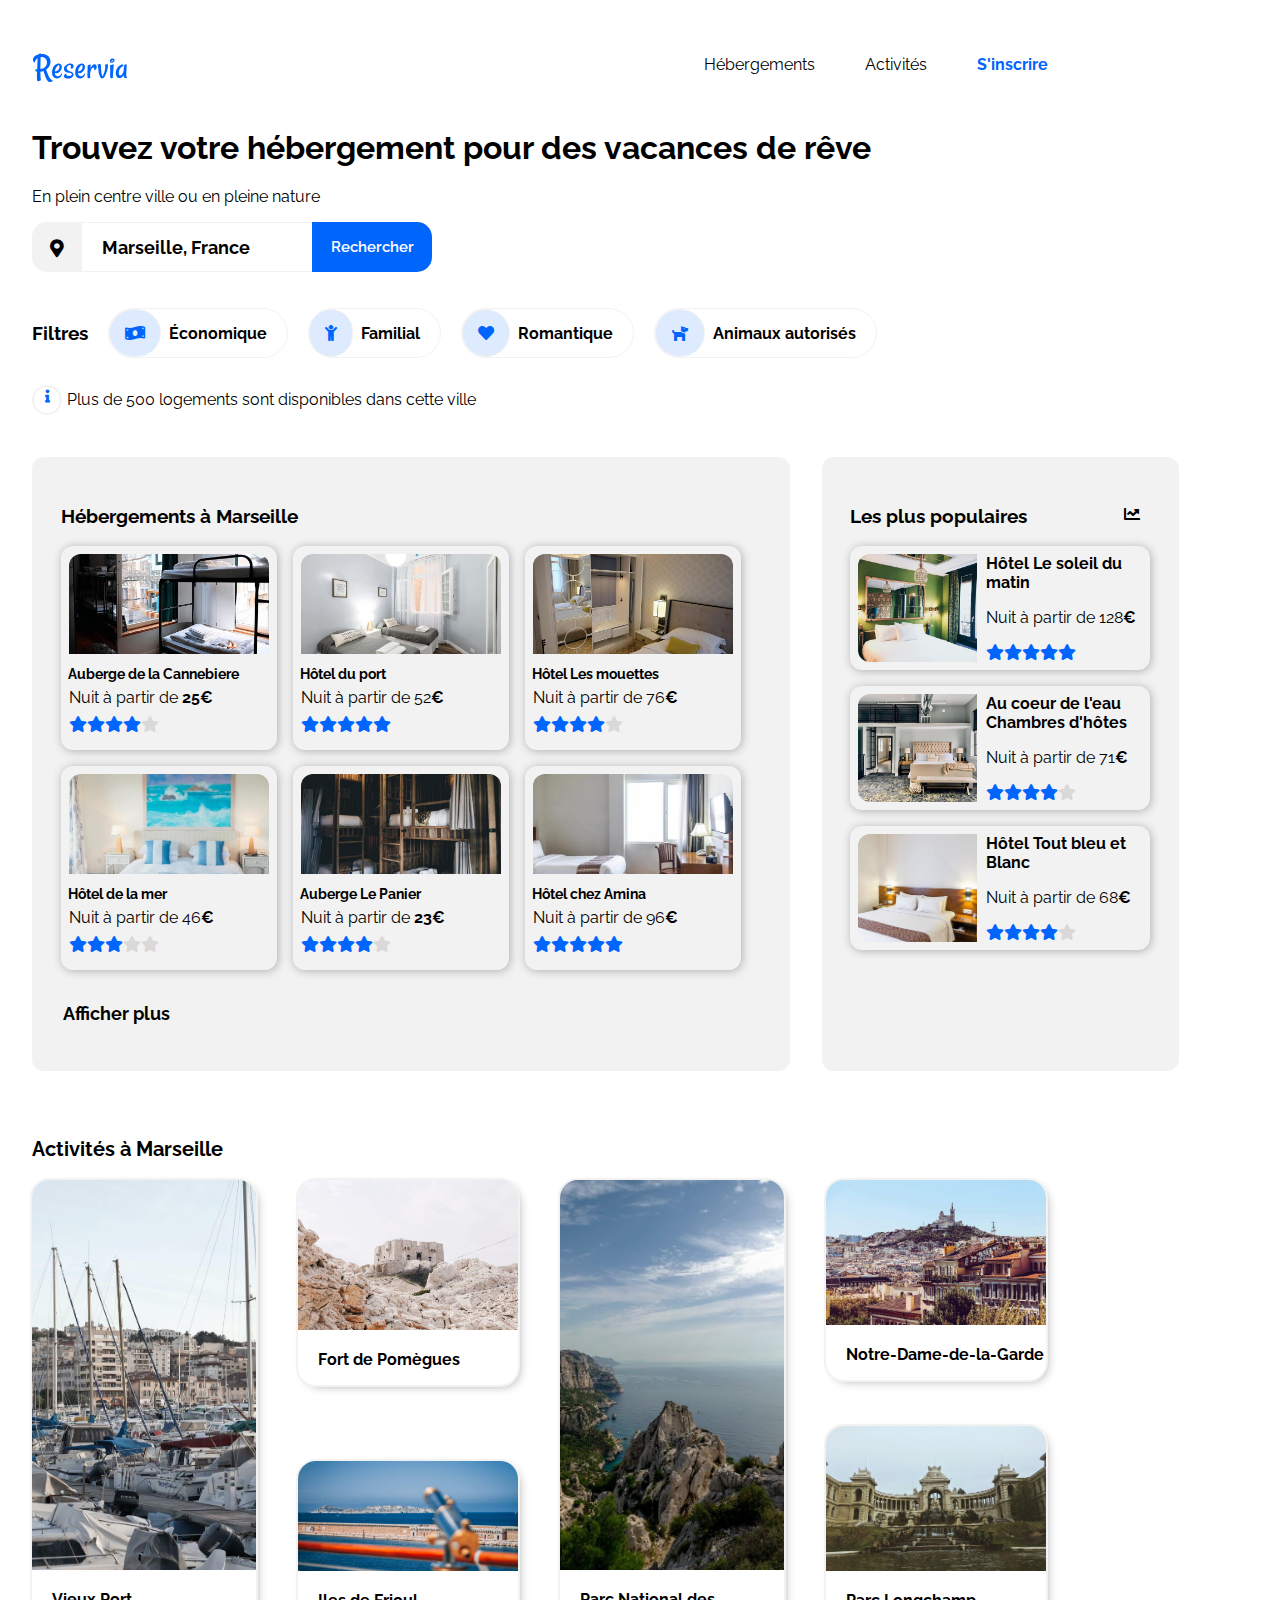
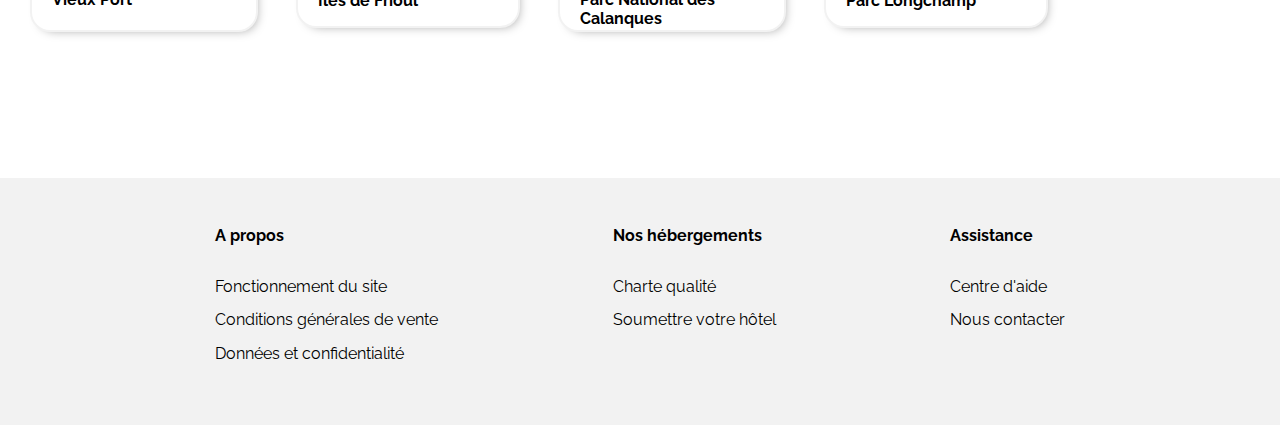
<file: index.html>
<!DOCTYPE html>
<html lang="en">
    <head>
        <meta charset="utf-8" />
        <link href="styles.css" rel="stylesheet">
        <link rel="stylesheet" href="https://cdnjs.cloudflare.com/ajax/libs/font-awesome/5.13.1/css/all.min.css">
        <link rel="stylesheet" media="screen" href="mobile.css" />
        <link href="https://fonts.googleapis.com/css2?family=Raleway&display=swap" rel="stylesheet">

        <title>Reservia</title>
        </head>

        <body>
            <main id="container">
            <div class="header-top">
                <a href="index.html" class="logo">
                    <img src="images/logo/Reservia.svg" alt="logo reservia"/>
                </a>

                <nav>
                    <ul class="menu">
                        <li><a href="#hebergement">Hébergements</a></li>
                        <li><a href="#activite">Activités</a></li>
                        <li><a class="register" href="#">S'inscrire</a></li>
                    </ul>
                </nav>
            </div>
       


    <section class="section_search">
        <h1>Trouvez votre hébergement pour des vacances de rêve</h1>
        <p>En plein centre ville ou en pleine nature</p>
       <div class="flexCenter">
            <div class="bordureSearch">
                <div class="bckGris flexCenter loca"><i class="fas fa-map-marker-alt"></i></div>
            </div>
            <div> <input class="search_line flexCenter borderNo spaceSearch" type="search" value="Marseille, France" /></div>
            <button class="bckBlue buttonSrch" >Rechercher</button>
      </div>
    </section>
    

    <div id="containFilter">
        <h3>Filtres</h3>
        <ul class="filters">
            <li><a href="#"><i class="fas fa-money-bill-wave filtre"></i>Économique</a></li>
                    <li><a href="#"><i class="fas fa-child filtre"></i>Familial</a></li>
                    <li><a href="#"><i class="fas fa-heart filtre"></i>Romantique</a></li>
                    <li><a href="#"><i class="fas fa-dog filtre"></i>Animaux autorisés</a></li>
                </ul>
           </div>
      

    <div class="info">
        <i class="fas fa-info iconInfo "></i><p id="lgt">Plus de 500 logements sont disponibles dans cette ville</p>
    </div>
                        <!--  Hebergements  -->
        <section class="hebegerment">
                <section class="logt">
                       
                    <h3 class="logt_title">Hébergements à Marseille</h3>

                    <div class="cards">
                        <a href="#" class="logt_card">
                                <div class="logt_card_img_img">
                                    <img src="images/hebergements/4_small/marcus-loke-WQJvWU_HZFo-unsplash.jpg" alt="Auberge de la Cannebiere">
                                </div>
                                    <h3 class="logt_card_desc">Auberge de la Cannebiere</h3>
                                    <p class="logt_card_desc">Nuit à partir de <strong>25€</strong></p>
                                    <div class="logt_card_desc stars">
                                        <span class="blue_stars"><i class="fas fa-star"></i><i class="fas fa-star"></i><i class="fas fa-star"></i><i class="fas fa-star"></i></span>
                                        <span class="grey_stars"><i class="fas fa-star"></i></span>
                                    </div>
                        </a>

                        <a href="#" class="logt_card">
                                <div class="logt_card_img_img">
                                    <img src="images/hebergements/4_small/fred-kleber-gTbaxaVLvsg-unsplash.jpg" alt="Hotel du port">
                                </div>
                                    <h3 class="logt_card_desc">Hôtel du port</h3>
                                    <p class="logt_card_desc">Nuit à partir de 52<strong>€</strong></p>
                                    <div class="logt_card_desc stars">
                                        <span class="blue_stars"><i class="fas fa-star"></i><i class="fas fa-star"></i><i class="fas fa-star"></i><i class="fas fa-star"></i><i class="fas fa-star"></i></span>
                                    </div>
                            
                        </a>

                        <a href="#" class="logt_card">
                            <div class="logt_card_img_img">
                                <img src="images/hebergements/4_small/reisetopia-B8WIgxA_PFU-unsplash.jpg" alt="Hotel Les mouettes">
                            </div>
                                <h3 class="logt_card_desc">Hôtel Les mouettes</h3>
                                <p class="logt_card_desc">Nuit à partir de 76<strong>€</strong></p>
                                <div class="logt_card_desc stars">
                                <span class="blue_stars"><i class="fas fa-star"></i><i class="fas fa-star"></i><i class="fas fa-star"></i><i class="fas fa-star"></i></span>
                                <span class="grey_stars"><i class="fas fa-star"></i></span>
                            </div>
                        </a>

                        <a href="#" class="logt_card">
                         <div class="logt_card_img_img">
                             <img src="images/hebergements/4_small/annie-spratt-Eg1qcIitAuA-unsplash.jpg" alt="Hotel de la mer">
                         </div>
                            <h3 class="logt_card_desc">Hôtel de la mer</h3>
                            <p class="logt_card_desc">Nuit à partir de 46<strong>€</strong></p>
                            <div class="logt_card_desc stars">
                                <span class="blue_stars"><i class="fas fa-star"></i><i class="fas fa-star"></i><i class="fas fa-star"></i></span>
                                <span class="grey_stars"><i class="fas fa-star"></i><i class="fas fa-star"></i></span>
                            </div>
                        </a>

                        <a href="#" class="logt_card">
                         <div class="logt_card_img_img">
                             <img src="images/hebergements/4_small/nicate-lee-kT-ZyaiwBe0-unsplash.jpg" alt="Auberge Le Panier">
                         </div>
                            <h3 class="logt_card_desc">Auberge Le Panier</h3>
                            <p class="logt_card_desc">Nuit à partir de <strong>23€</strong></p>
                            <div class="logt_card_desc stars">
                            <span class="blue_stars"><i class="fas fa-star"></i><i class="fas fa-star"></i><i class="fas fa-star"></i><i class="fas fa-star"></i></span>
                            <span class="grey_stars"><i class="fas fa-star"></i></span>
                        </div>
                        </a>

                    <a href="#" class="logt_card">
                        <div class="logt_card_img_img">
                            <img src="images/hebergements/4_small/febrian-zakaria-M6S1WvfW68A-unsplash.jpg" alt="Hotel chez Amina">
                        </div>
                        <h3 class="logt_card_desc">Hôtel chez Amina</h3>
                        <p class="logt_card_desc">Nuit à partir de 96<strong>€</strong></p>
                        <div class="logt_card_desc stars">
                            <span class="blue_stars"><i class="fas fa-star"></i><i class="fas fa-star"></i><i class="fas fa-star"></i><i class="fas fa-star"></i><i class="fas fa-star"></i></span>
                        </div>
                    </a>
                    </div>
                <p class="show_more"><a href="#">Afficher plus</a></p>
            </section>

           <aside class="aside">
            <div class="aside_head">
                <h3>Les plus populaires</h3>
                <i class="chart fas fa-chart-line"></i>
            </div>

            <a href="#" class="aside_card">
                <div class="aside_card_img">
                    <img class="aside_card_img_img" src="images/hebergements/4_small/emile-guillemot-Bj_rcSC5XfE-unsplash.jpg" alt="Hôtel Le soleil du matin">
                </div>
                <div class="aside_card_desc">
                    <h3>Hôtel Le soleil du matin</h3>
                    <p>Nuit à partir de 128<strong>€</strong></p>
                    <div class="stars">
                        <span class="blue_stars"><i class="fas fa-star"></i><i class="fas fa-star"></i><i class="fas fa-star"></i><i class="fas fa-star"></i><i class="fas fa-star"></i></span>
                    </div>
                </div>
            </a>

            <a href="#" class="aside_card">
                <div class="aside_card_img">
                    <img class="aside_card_img_img" src="images/hebergements/4_small/aw-creative-VGs8z60yT2c-unsplash.jpg" alt="Au coeur de l'eau Chambres d'hôtes">
                </div>
                <div class="aside_card_desc">
                    <h3>Au coeur de l'eau Chambres d'hôtes</h3>
                    <p>Nuit à partir de 71<strong>€</strong></p>
                    <div class="stars">
                        <span class="blue_stars"><i class="fas fa-star"></i><i class="fas fa-star"></i><i class="fas fa-star"></i><i class="fas fa-star"></i></span>
                        <span class="grey_stars"><i class="fas fa-star"></i></span>
                    </div>
                </div>
            </a>

            <a href="#" class="aside_card">
                <div class="aside_card_img">
                    <img class="aside_card_img_img" src="images/hebergements/4_small/febrian-zakaria-sjvU0THccQA-unsplash.jpg" alt="Hôtel Tout bleu et Blanc">
                </div>
                <div class="aside_card_desc">
                    <h3>Hôtel Tout bleu et Blanc</h3>
                    <p>Nuit à partir de 68<strong>€</strong></p>
                    <div class="stars">
                        <span class="blue_stars"><i class="fas fa-star"></i><i class="fas fa-star"></i><i class="fas fa-star"></i><i class="fas fa-star"></i></span>
                        <span class="grey_stars"><i class="fas fa-star"></i></span>
                    </div>
                </div>
            </a>
        </aside>
        </section>

        <section id="activite">

            <h2>Activités à Marseille</h2>
            
        <div class="activites">

            <figure class="activity-simple-card">
                <a class="activity-big-card" href="#">
                    <div class="activity-big-img">
                        <img src="./images/activites/3_medium/reno-laithienne-QUgJhdY5Fyk-unsplash.jpg" alt="Vieux Port" />
                    </div>
                    <p>Vieux Port</p>
                </a>
            </figure>

            <figure class="activity-double-card">
                <div class="activity-card1">
                    <a class="activity-med-card" href="#">
                        <div class="activity-med-img">
                            <img src="./images/activites/3_medium/paul-hermann-QFTrLdQIRhI-unsplash.jpg" alt="Fort de Pomègues" />
                        </div>
                        <p>Fort de Pomègues</p>
                    </a>
                </div>
                <div class="activity-card2">
                    <a class="activity-small-card" href="#">
                        <div class="activity-small-img">
                            <img src="./images/activites/3_medium/kevin-hikari-rV_Qd1l-VXg-unsplash.jpg" alt="Iles de Frioul" />
                        </div>
                        <p>Iles de Frioul</p>
                    </a>
                </div>
            </figure>

            <figure class="activity-simple-card">
                <a class="activity-big-card" href="#">
                    <div class="activity-big-img">
                        <img src="./images/activites/3_medium/kilyan-sockalingum-NR8-cBCN3aI-unsplash.jpg" alt="Parc National des Calanques" />
                    </div>
                    <p>Parc National des Calanques</p>
                </a>
            </figure>

            <figure class="activity-double2-card">
                <div class="activity-card1-1">
                    <a class="activity-card2-small" href="#">
                        <div class="activity-small-img">
                            <img src="./images/activites/3_medium/lena-paulin-wH2-EJoDcV0-unsplash.jpg" alt="Parc Longchamp" />
                        </div>
                        <p>Parc Longchamp</p>
                    </a>
                </div>
                <div class="activity-card1-1">
                    <a class="activity-card2-small" href="#">
                        <div class="activity-small-img">
                            <img src="./images/activites/3_medium/florian-wehde-xW9e8gdotxI-unsplash.jpg" alt="Notre-Dame-de-la-Garde" />
                        </div>
                        <p>Notre-Dame-de-la-Garde</p>
                    </a>
                </div>
            </figure>

        </div>
    </section>
    </main>

    <!-- Footer -->
    <footer class="section_footer">
        <div class="footer_bloc">
            <div class="footer_element">
                <h3>A propos</h3>
                <ul>
                    <li><a href="#">Fonctionnement du site</a></li>
                   <li><a href="#">Conditions générales de vente</a></li>
                    <li><a href="#">Données et confidentialité</a></li>
                </ul>
            </div>
            
            <div class="footer_element">
                <h3>Nos hébergements</h3>
                <ul>
                    <li><a href="#">Charte qualité</a></li>
                    <li><a href="#">Soumettre votre hôtel</a></li>
                </ul>
            </div> 

            <div class="footer_element">
                <h3>Assistance</h3>
                <ul>
                    <li><a href="#">Centre d'aide</a></li>
                    <li><a href="#">Nous contacter</a></li>
                </ul>
            </div>
        </div>
    </footer>

</body>
</html>
</file>
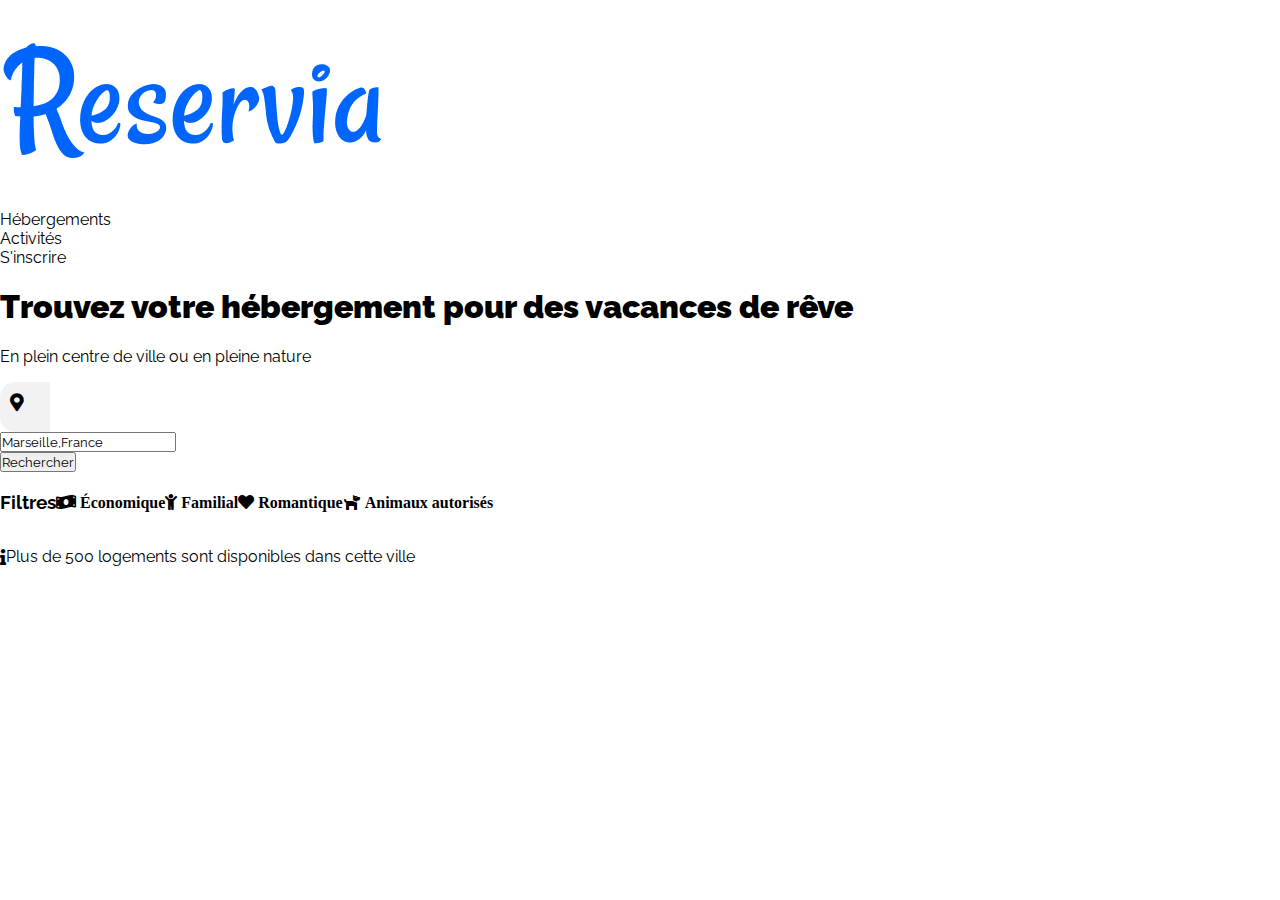
<file: Reservia.html>
<!DOCTYPE html>
<html>
    <head>
        <meta charset="utf-8" />
        <link href="styles.css" rel="stylesheet">
        <link rel="stylesheet" href="https://cdnjs.cloudflare.com/ajax/libs/font-awesome/5.13.1/css/all.min.css">
        <link href="https://fonts.googleapis.com/css2?family=Raleway&display=swap" rel="stylesheet">

        <title>Reservia</title>
        </head>

        <body>
            <!-- Section 1 Navbar -->

            <header>
               <!-- <div class="flexBetween"> -->
                    <div class="genesis">
                    <div class="logo"><img class="marglogo" src="images/logo/Reservia@3x.png" alt="logo"  />
                    </div>
                <nav class="sizeNav" class="navbar">
                    <ul>
                        <div class="sizeLink">
                        <li class="borderHeb"><a href="#logements">Hébergements</a></li>
                        <li><a href="#activites">Activités</a></li>
                        <li><a href="#">S'inscrire</a></li>
                        <div class="clear"></div>
                    </ul>
                </nav>
            </header>
            </div>
            <!-- Section 2 Research -->
            <div class="wrapper">
                <section>
                <h1><b>Trouvez votre hébergement pour des vacances de rêve</b></h1>
                <p>En plein centre de ville ou en pleine nature</p>
                
                    <div class="bordureSearch">
                    <section id="localisation"><i class="fas fa-map-marker-alt"></i></div>
                    <div class="search">  <input type="search" value="Marseille,France" /></div>
                    <button>Rechercher</button>
                  </div>
                </section>
                

                <div class="filters">
                    <h3>Filtres</h3>
                    <ul class="filters">
                        <li <i class="fas fa-money-bill-wave icon-filter"></i> Économique
                            <li <i class="fas fa-child icon-filter"></i> Familial
                               <li  <i class="fas fa-heart icon-filter"></i> Romantique
                                <li <i class="fas fa-dog icon-filter"></i> Animaux autorisés
                                    </ul>
                                    </div>

                                    <div class="info">
                                        <i class="fas fa-info"></i><p id="lgt">Plus de 500 logements sont disponibles dans cette ville</p>
                                    </div>
                </div>

</body>
</file>
<file: styles.css>
/* ***GENERAL*** */
html,body
{
    color: black;
    margin: auto;
    font-family: "Raleway", sans-serif;
    max-width: 1430px;
    position: relative;
}

*{
	/*margin: 0;*/
    padding: 0;
    font-family: 'Raleway', sans-serif;
} 


/* ***NAV*** */
a:hover 
{
    text-decoration: none;
}

a {
    text-decoration: none;
    color: black;
}

header .menu 
{
    display: flex;
    flex-direction: row;
    justify-content: flex-end;
    margin: 0;
    padding: 0;
}

header li 
{
    list-style: none;
}

 #container 
 {
    max-width: 95%;
    margin: 0 auto;
} 

.logo 
{
    padding-top: 10px;
}

.header-top 
{
    display: flex;
    flex-wrap: wrap;
    flex-direction: row;
    justify-content: space-between;
    padding-top: 35px;
    margin-bottom: 35px;
}

.header-top .menu 
{
    margin-top: 20px;
    margin-right: 150px;
    display: flex;
    flex-direction: row;
    justify-content: flex-end;
    text-decoration: none;
    list-style-type: none;
}

.header-top .menu a 
{
    text-decoration: none;
    padding-top: 53px;
    margin-right: 50px;
    font-size: 16px;
}

.header-top .menu a:hover 
{
    border-top: 2px solid #0065fc;
    color: #0065fc;
}

.register 
{
    color: #0065fc;
    font-weight: bolder;
} 
.flexCenter
{
    display: flex;
    /*justify-content: center;*/
    align-items: center;
}

.clear
{
    clear: both;
}

a
{
    text-decoration: none;  
}
.borderNo
{
    border: none;
}
.bckBlue
{
    background-color: #0065fc;
}
.bckGris
{
    background-color: #f2f2f2;
}
.stars 
{
    display: flex;
}
.blue_stars 
{
    color: #0065FC;
}

.grey_stars 
{
    color: rgba(168, 161, 163, 0.329);
}

ul li
{
    list-style-type: none;
}

/* ***SEARCH*** */
.spaceSearch
{
padding-left: 20px;
}
.loca
{
    justify-content: center;
    /*padding: 10px;*/
    padding-top: 7px;
    padding-right: 10px;
    padding-left: 10px;
    padding-bottom: 10px;
}

.bordureSearch
{
    padding: 10px;
    padding-left: 10px;
    background-color: #f2f2f2;
    border-radius: 15px 0px 0px 15px;
    width: 30px;
    height: 30px;
    font-size: 18px;
}
.search
{
    display: flex;
    border-radius: 10px 10px;
    width: 400px;
    font-weight: bold;
}
.search_line
{
    height: 50px;
    width: 230px;
    font-size: 18px;
    color: black;
    font-weight: bold;
    border-right: none;
    border-left: none;
    border-top: 1px solid #f2f2f2;
    border-bottom: 1px solid #f2f2f2;
}
.buttonSrch
{
    height: 50px;
    width: 120px;
    font-size: 15px;
    color: white;
    cursor: pointer;
    border-radius: 0 15px 15px 0;
    font-weight: 600;
    border: none;
}

/* ***FILTERS*** */
.filters 
{
    display: flex;
    text-align: center;
    align-items: center;
    list-style-type: none;
}
#containFilter 
{
    display: flex;
    margin-top: 20px;
    align-items: center;
}

#containFilter ul 
{
    width: 100%;
    display: flex;
    flex-wrap: wrap;
    padding-left: 20px;
}

#containFilter li 
{
    display: flex;
    border: 1px solid #F2F2F2;
    border-radius: 25px;
    text-decoration: none;
    margin-right: 20px;
}
#containFilter li:hover 
{
    background-color: #DEEBFF;
}

#containFilter li:hover i
{
    background-color: white;
}
#containFilter ul li a 
{
    text-decoration: none;
    font-size: 16px;
    font-weight: bold;
    color: black;
    padding-right: 20px;
    border-radius: 25px;
}

#containFilter ul li a i 
{
    border: 1px solid #F2F2F2;
    padding: 15px 15px 15px 15px;
    background-color: #DEEBFF;
    color: #0065FC;
    border-radius: 25px;
    margin-right: 8px;
}

/* ***INFO*** */
.info
{
    display: flex;
    align-items: center;
    text-align: center;
}
.iconInfo
{   
    border-radius: 25px;
    margin-right: 5px;
    border: 2px solid #f2f2f2;
    width: 20px;
    height: 20px;
    color: #0065fc;
    padding: 3px;
    font-size: 13px;
}
/* ***HEBERGEMENTS*** */

.logt
{
    margin-top: 2rem;
    padding: 1.8rem;
    background-color:#F2F2F2;
    border-radius: 0.75rem;
    width: 700px;
}

.logt_card 
{
    flex-direction: column;
    /*width: 200px;*/
    margin-right: 1rem;
    margin-bottom: 1rem;
    box-shadow: 1px 1px 10px #afaeae;
    border-radius: 0.75rem;
    padding: 0.5rem;
    display: flex;
}

.logt_card:hover 
{
    transform: scale(1.01);
}
.logt_card h3
{
    font-size: 0.9rem;
    color: black;
    height: 0.5rem;
    margin: -1px;
    margin-top: -25px;
}
.logt_card_img 
{
    position: relative;
    flex: 1;
}

.logt_card_desc 
{
    margin-bottom: 0.5rem;
    color: black;
}
.show_more 
{
    font-size: 1.1em;
    font-weight: bold;
    color: black;
    margin-left: 2px;
}

/* *** Aside *** */

.chart
{
    margin-right: 10px;
    margin-top: 20px;
}
.aside 
{
    margin-left: 2rem;
    margin-top: 2rem;
    padding: 1.8rem;
    background-color:#F2F2F2;
    border-radius: 0.75rem;
    width: 300px;
}

.aside_head 
{
    display: flex;
    justify-content: space-between;
}

.aside_card 
{
    box-shadow: 1px 1px 10px #afaeae;
    border-radius: 0.75rem;
    padding: 0.5rem;
    display: flex;
    margin-bottom: 1rem;
}

.aside_card:hover 
{
    transform: scale(1.01);
}

.aside_card_img 
{
    position: relative;
    flex: 1;
}

.aside_card_img_img 
{
    position: absolute;
    width: 100%;
    height: 100%;
    border-top-left-radius: 0.75rem;
    border-bottom-left-radius: 0.75rem;
    object-fit: cover;
}

.aside_card h3 
{
    font-size: 1rem;
    display: contents;
}

.aside_card_desc 
{
    width: 55%;
    margin-left: 0.6rem;
    display: flex;
    flex-direction: column;
    justify-content: space-between;
    color: black;
}

.hebegerment 
{
    display: flex;
}

.cards 
{
    display: flex;
    flex-wrap: wrap;
}

.logt_card_img_img img 
{
    width: 200px;
    height: 100px;
    border-top-left-radius: 0.75rem;
    border-top-right-radius: 0.75rem;
    object-fit: cover;
    margin-bottom: 2rem;
}

/* *** Activity *** */

  #activite 
  {
    border-radius: 18px;
    margin: 50px 0;
    display: flex;
    flex-direction: column;
}

.activites 
{
    text-decoration: none;
    display: flex;
    justify-content: space-between;
    flex-direction: row;
    height: 550px;
    margin-left: -2px;
    margin-right: 200px;
}

.activites figure 
{
    margin: 0;
    width: 22%;
    height: 450px;
}

.activity-title 
{
    margin: 15px 0;
}

#activite h2 
{
    font-size: 20px;
    font-weight: bolder;
}

#activite p
{
    padding: 0 0 35px 20px;
    font-size: 16px;
    font-weight: bolder;
}

.activity-simple-card 
{
    overflow: hidden;
    background-color: white;
    border: 2px #f2f2f2 solid;
    border-radius: 20px;
    box-shadow: 4px 4px 11px -6px #9a9a9a;
    transform: scale(1);
    transition: 0.3s ease-in-out;
}

.activity-simple-card:hover 
{
    transform: scale(1.04);
}

.activity-simple-card img 
{
    height: 390px;
    object-fit: cover;
    width: 100%;
}

.activity-double-card 
{
    display: flex;
    flex-direction: column;
    justify-content: space-between;
}

.activity-double2-card 
{
    display: flex;
    flex-direction: column-reverse;
    justify-content: space-between;
}

.activity-card1 img 
{
    width: 100%;
}

.activity-card1-1 img 
{
    width: 100%;
}

.activity-med-img img 
{
    height: 150px;
    max-width: 100%;
    object-fit: cover;
}

.activity-card1 
{
    background-color: white;
    border: 2px #f2f2f2 solid;
    border-radius: 20px;
    box-shadow: 4px 4px 11px -6px #9a9a9a;
    height: 205px;
    overflow: hidden;
    transform: scale(1);
    transition: 0.3s ease-in-out;
}

.activity-card1-1 
{
    background-color: white;
    border: 2px #f2f2f2 solid;
    border-radius: 20px;
    box-shadow: 4px 4px 11px -6px #9a9a9a;
    height: 200px;
    overflow: hidden;
    transform: scale(1);
    transition: 0.3s ease-in-out;
}

.activity-card1:hover 
{
    transform: scale(1.08);
}

.activity-card1-1:hover 
{
    transform: scale(1.08);
}

.activity-card2
{
    background-color: white;
    border: 2px #f2f2f2 solid;
    border-radius: 20px;
    box-shadow: 4px 4px 11px -6px #9a9a9a;
    overflow: hidden;
}

.activity-card2 
{
    height: 165px;
    transform: scale(1);
    transition: 0.3s ease-in-out;
}

.activity-card2:hover 
{
    transform: scale(1.08);
}
.activity-card2-small img 
{
    height: 145px;
    width: 100%;
    max-width: 100%;
    object-fit: cover;
}

.activity-small-card img 
{
    height: 110px;
    width: 100%;
    max-width: 100%;
    object-fit: cover;
}


  /* ********** Footer ********** */

.section_footer 
{
    background-color:#F2F2F2;
    width: 100%;
    margin-top: 2rem;
    margin-bottom: 1rem;
    padding: 2rem 0;
    display: flex;
    justify-content: center;
}

.footer_bloc 
{
    width: 1200px;
    display: flex;
    justify-content: space-evenly;
    background-color:#F2F2F2;
}

.footer_element h3 
{
    font-size: 1rem;
    padding-bottom: 1rem;
}

.footer_element li 
{
    padding-bottom: 0.9rem;
}

.footer_element li:hover 
{
    color: #0065FC;
}

/* ***@Media Queries*** */
@media screen and (max-width: 1180px)
{
    body {
        display: block;
    }
    .line{
        width: 98%;
        margin: 0 auto;
    }
    #containFilter{
        flex-direction: column;
    }
}
</file>
<file: mobile.css>
<<<<<<< HEAD
/* *** Media Queries *** */

/* *** Tablettes *** */

@media (max-width: 870px) 
{
    .aside 
    {
        /*width: 400;*/
        padding: 0;
        background-color: #f2f2f2;
        border-radius: 15px 15px 15px 15px;
        width: 80%;
        margin: auto;
        text-transform: none;
    }
    
    #activite h2
    {
        margin-left: 50px;
    }
.activity-simple-card:hover 
    {
        transform: none;
    }
    .activity-card1:hover 
    {
        transform: none;
    }
    .activity-card1-1:hover 
    {
        transform: none;
    }
    .activity-card2:hover 
    {
        transform: none;
    }
    .activites 
    {
        text-decoration: none;
        display: flex;
        justify-content: space-between;
        flex-direction: column;
        height: auto;
        width: 80%;
        margin: auto;
    }
    .activites figure 
    {
        width: auto;
        margin-bottom: 20px;
    }
   
    .activites .activity-simple-card
    {
        width: 100%;
        height: 200px;
        margin-bottom: 20px;
    }
    .activity-big-card 
    {
        display: flex;
        overflow: hidden;
        flex-direction: column;
        height: 220px;
        width: 100%;
    }
    .activity-big-img img 
    {
        width: 100%;
        object-fit: cover;
    }
    .activity-big-img 
    {
        display: flex;
        align-items: center;
        overflow: hidden;
    }
   
    .activity-double2-card 
    {
        display: flex;
        justify-content: space-between;
        flex-direction: column-reverse;
        align-items: center;
    }
    .activity-double-card 
    {
        display: flex;
        justify-content: space-between;
        flex-direction: column;
        align-items: center;
    }
    .activity-med-img img 
    {
        height: 150px;
    }
    .activity-big-card p 
    {
        font-size: 16px;
        padding-bottom: 10px;
    }
    .activity-med-card .activity-card-title
    {
        padding-top: 0;
    }
    .activity-card1 
    {
        margin-bottom: 20px;
        width: 100%;
        height: 200px;
    }
    .activity-small-img img 
    {
        height: 150px;
    }
    .activity-small-card .activity-card-title 
    {
        padding-top: 0;
        font-size: 16px;
    }
    .activity-card1-1 
    {
        margin-bottom: 20px;
        width: 100%;
        height: 200px;
    }
    .activity-card2 
    {
        margin-bottom: 20px;
        width: 100%;
        height: 200px;
    }
    .activity-small-card p 
    {
        padding: 10px 0 30px 15px;
        font-size: 20px;
    }
    .activity-med-card p 
    {
        padding: 10px 0 30px 15px;
        font-size: 16px;
    }
    .footer_bloc 
        {
            width: 95%;
            display: flex;
            justify-content: space-between;
        }
}
/* *** Mobile *** */
@media (max-width: 870px) 
{
    body 
    {
        width: 100%;
        margin: auto;
    }
    #container 
    {
        max-width: 94%;
        margin: auto;
    }
    .main 
    {
        display: flex;
        flex-direction: column-reverse;
        height: auto;    
    }
    #hebergement 
    {
        background: none;
        width: 100%;
        border-radius: 18px;
        text-transform: none;
    }
    .header-top 
    {
        position: relative;
        display: block;
        margin-bottom: 35px;
        height: auto;
    }
    .header-top nav 
    {
        margin-top: -60px;
    }
    .header-top .menu li:nth-child(1) 
    {
        padding-bottom: 10px;
        border-bottom: 3px solid #9a9a9a;
    }
    .header-top .menu li:nth-child(2) 
    {
        padding-bottom: 10px;
        border-bottom: 3px solid #9a9a9a;
    }
    .header-top .menu li:nth-child(1):hover 
    {
        transition: 0.3s;
        border-bottom: 3px solid #0065fc;
        color: #0065fc;
    }
    .header-top .menu li:nth-child(2):hover 
    {
        transition: 0.3s;
        border-bottom: 3px solid #0065fc;
        color: #0065fc;
    }
    .header-top .menu li:nth-child(3) 
    {
        text-align: right;
        margin-bottom: 30px;
    }
    .header-top .menu 
    {
        text-align: center;
        margin-top: 20px;
        display: flex;
        flex-direction: row;
        justify-content: flex-end;
        text-decoration: none;
        flex-wrap: wrap-reverse;
    }
    .header-top .menu li 
    {
        width: 50%;
    }
    .header-top .menu a 
    {
        font-size: 18px;
    }
    .header-top .menu a:hover 
    {
        border-top: none;
    }
    .footer_bloc {
        display: flex;
        flex-direction: column;
    }

    .footer_element {
        padding-bottom: 1.25rem;
    }
=======
/* *** Media Queries *** */
@media (max-width: 870px) 
{
    .aside {
        width: 400;
    }
}

>>>>>>> 2df8df3e0feea1684776b29c1b04876468130e5b
</file>
